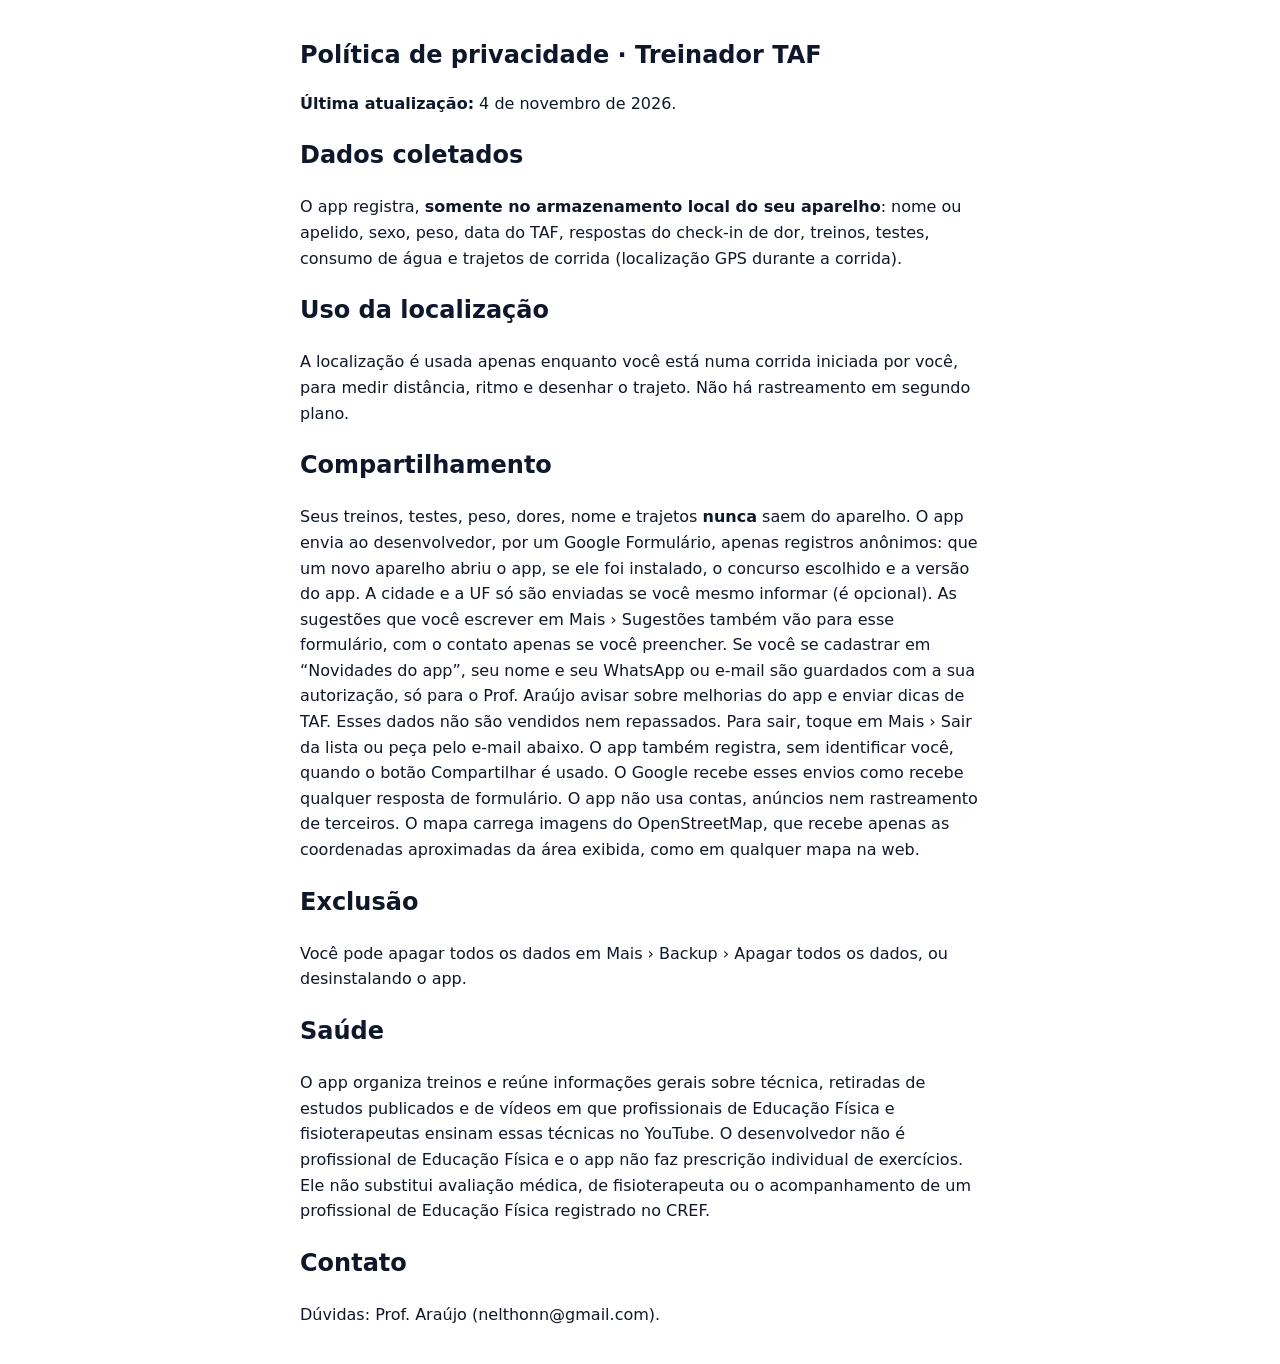
<file: privacidade.html>
<!doctype html><html lang="pt-BR"><head><meta charset="utf-8"><meta name="viewport" content="width=device-width,initial-scale=1"><title>Política de privacidade · Treinador TAF</title>
<style>body{font:16px/1.6 system-ui,sans-serif;max-width:680px;margin:0 auto;padding:20px 16px;color:#0f172a;background:#fff}@media(prefers-color-scheme:dark){body{background:#0b1120;color:#e2e8f0}}h1{font-size:1.5rem}</style></head><body>
<h1>Política de privacidade · Treinador TAF</h1>
<p><b>Última atualização:</b> 4 de novembro de 2026.</p>
<h2>Dados coletados</h2>
<p>O app registra, <b>somente no armazenamento local do seu aparelho</b>: nome ou apelido, sexo, peso, data do TAF, respostas do check-in de dor, treinos, testes, consumo de água e trajetos de corrida (localização GPS durante a corrida).</p>
<h2>Uso da localização</h2>
<p>A localização é usada apenas enquanto você está numa corrida iniciada por você, para medir distância, ritmo e desenhar o trajeto. Não há rastreamento em segundo plano.</p>
<h2>Compartilhamento</h2>
<p>Seus treinos, testes, peso, dores, nome e trajetos <b>nunca</b> saem do aparelho. O app envia ao desenvolvedor, por um Google Formulário, apenas registros anônimos: que um novo aparelho abriu o app, se ele foi instalado, o concurso escolhido e a versão do app. A cidade e a UF só são enviadas se você mesmo informar (é opcional). As sugestões que você escrever em Mais › Sugestões também vão para esse formulário, com o contato apenas se você preencher. Se você se cadastrar em “Novidades do app”, seu nome e seu WhatsApp ou e-mail são guardados com a sua autorização, só para o Prof. Araújo avisar sobre melhorias do app e enviar dicas de TAF. Esses dados não são vendidos nem repassados. Para sair, toque em Mais › Sair da lista ou peça pelo e-mail abaixo. O app também registra, sem identificar você, quando o botão Compartilhar é usado. O Google recebe esses envios como recebe qualquer resposta de formulário. O app não usa contas, anúncios nem rastreamento de terceiros. O mapa carrega imagens do OpenStreetMap, que recebe apenas as coordenadas aproximadas da área exibida, como em qualquer mapa na web.</p>
<h2>Exclusão</h2>
<p>Você pode apagar todos os dados em Mais › Backup › Apagar todos os dados, ou desinstalando o app.</p>
<h2>Saúde</h2>
<p>O app organiza treinos e reúne informações gerais sobre técnica, retiradas de estudos publicados e de vídeos em que profissionais de Educação Física e fisioterapeutas ensinam essas técnicas no YouTube. O desenvolvedor não é profissional de Educação Física e o app não faz prescrição individual de exercícios. Ele não substitui avaliação médica, de fisioterapeuta ou o acompanhamento de um profissional de Educação Física registrado no CREF.</p>
<h2>Contato</h2>
<p>Dúvidas: Prof. Araújo (nelthonn@gmail.com).</p>
</body></html>
</file>
